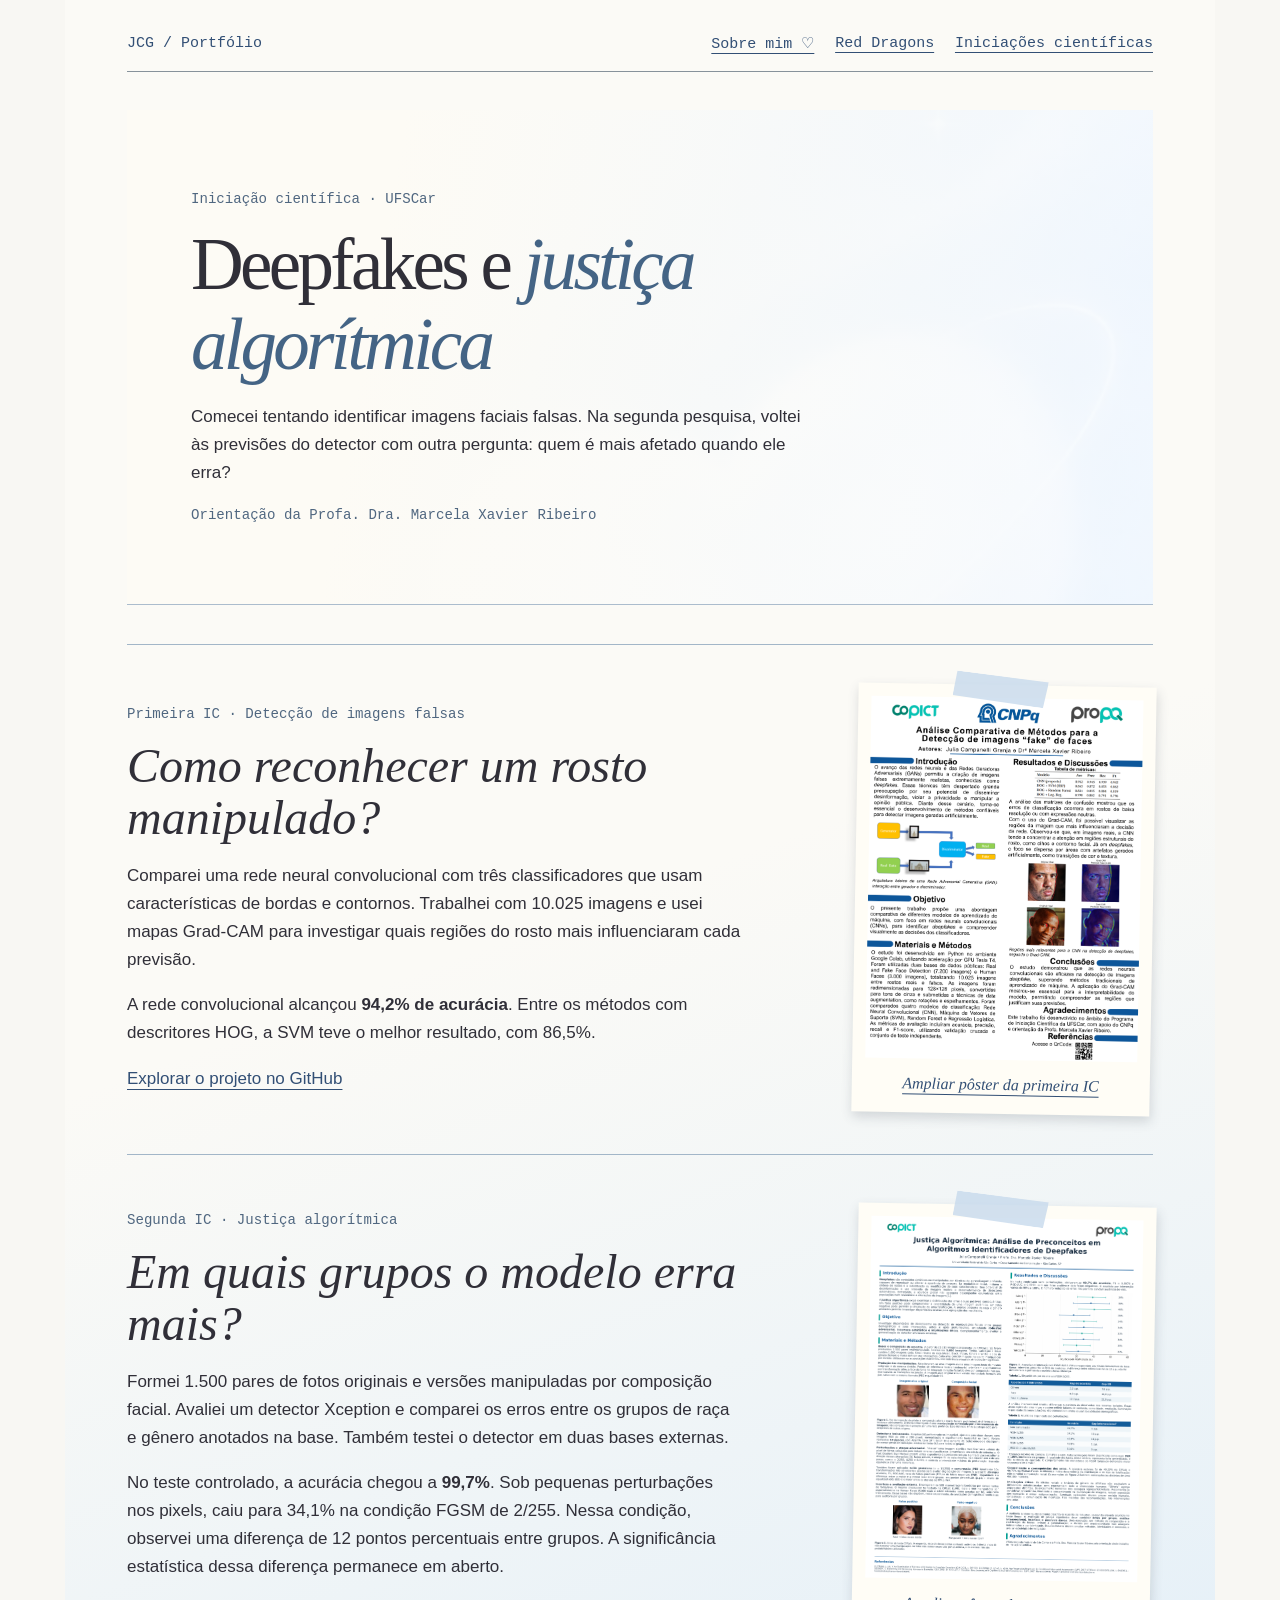
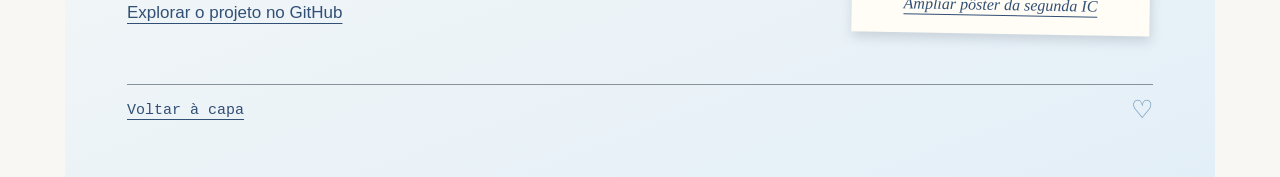
<file: pesquisas.html>
<!doctype html><html lang="pt-BR"><head><meta charset="utf-8"><meta name="viewport" content="width=device-width,initial-scale=1"><link rel="stylesheet" href="estilo.css"><title>Iniciações científicas · Julia Campanelli Granja</title></head><body><main class="pagina projeto"><header><a href="index.html">JCG / Portfólio</a><nav class="links" aria-label="Navegação principal"><a href="sobre.html">Sobre mim ♡</a><a href="red-dragons.html">Red Dragons</a><a href="pesquisas.html">Iniciações científicas</a></nav></header><section class="abertura"><p class="local">Iniciação científica · UFSCar</p><h1>Deepfakes e <em>justiça algorítmica</em></h1><p>Comecei tentando identificar imagens faciais falsas. Na segunda pesquisa, voltei às previsões do detector com outra pergunta: quem é mais afetado quando ele erra?</p><p class="local">Orientação da Profa. Dra. Marcela Xavier Ribeiro</p></section>
<section class="estudo" id="deteccao"><article><p class="local">Primeira IC · Detecção de imagens falsas</p><h2>Como reconhecer um rosto manipulado?</h2><p>Comparei uma rede neural convolucional com três classificadores que usam características de bordas e contornos. Trabalhei com 10.025 imagens e usei mapas Grad-CAM para investigar quais regiões do rosto mais influenciaram cada previsão.</p><p>A rede convolucional alcançou <strong>94,2% de acurácia</strong>. Entre os métodos com descritores HOG, a SVM teve o melhor resultado, com 86,5%.</p><p><a href="https://github.com/jalienista/deteccao-deepfakes">Explorar o projeto no GitHub</a></p></article><figure><a href="poster-deteccao.png"><img src="poster-deteccao.png" alt="Pôster da primeira IC com comparação dos modelos e mapas Grad-CAM"></a><figcaption><a href="poster-deteccao.png">Ampliar pôster da primeira IC</a></figcaption></figure></section>
<section class="estudo" id="justica"><article><p class="local">Segunda IC · Justiça algorítmica</p><h2>Em quais grupos o modelo erra mais?</h2><p>Formei 1.500 pares de fotos originais e versões manipuladas por composição facial. Avaliei um detector Xception e comparei os erros entre os grupos de raça e gênero anotados na base. Também testei o detector em duas bases externas.</p><p>No teste controlado, a acurácia chegou a <strong>99,7%</strong>. Sob pequenas perturbações nos pixels, caiu para 34,1% na condição FGSM de 2/255. Nessa condição, observei uma diferença de 12 pontos percentuais entre grupos. A significância estatística dessa diferença permanece em aberto.</p><p><a href="https://github.com/jalienista/justica-algoritmica-deepfakes">Explorar o projeto no GitHub</a></p></article><figure><a href="poster-justica.png"><img loading="lazy" src="poster-justica.png" alt="Pôster da segunda IC com resultados por grupo e avaliação externa"></a><figcaption><a href="poster-justica.png">Ampliar pôster da segunda IC</a></figcaption></figure></section><footer><a href="index.html">Voltar à capa</a><span aria-hidden="true">♡</span></footer></main></body></html>
</file>
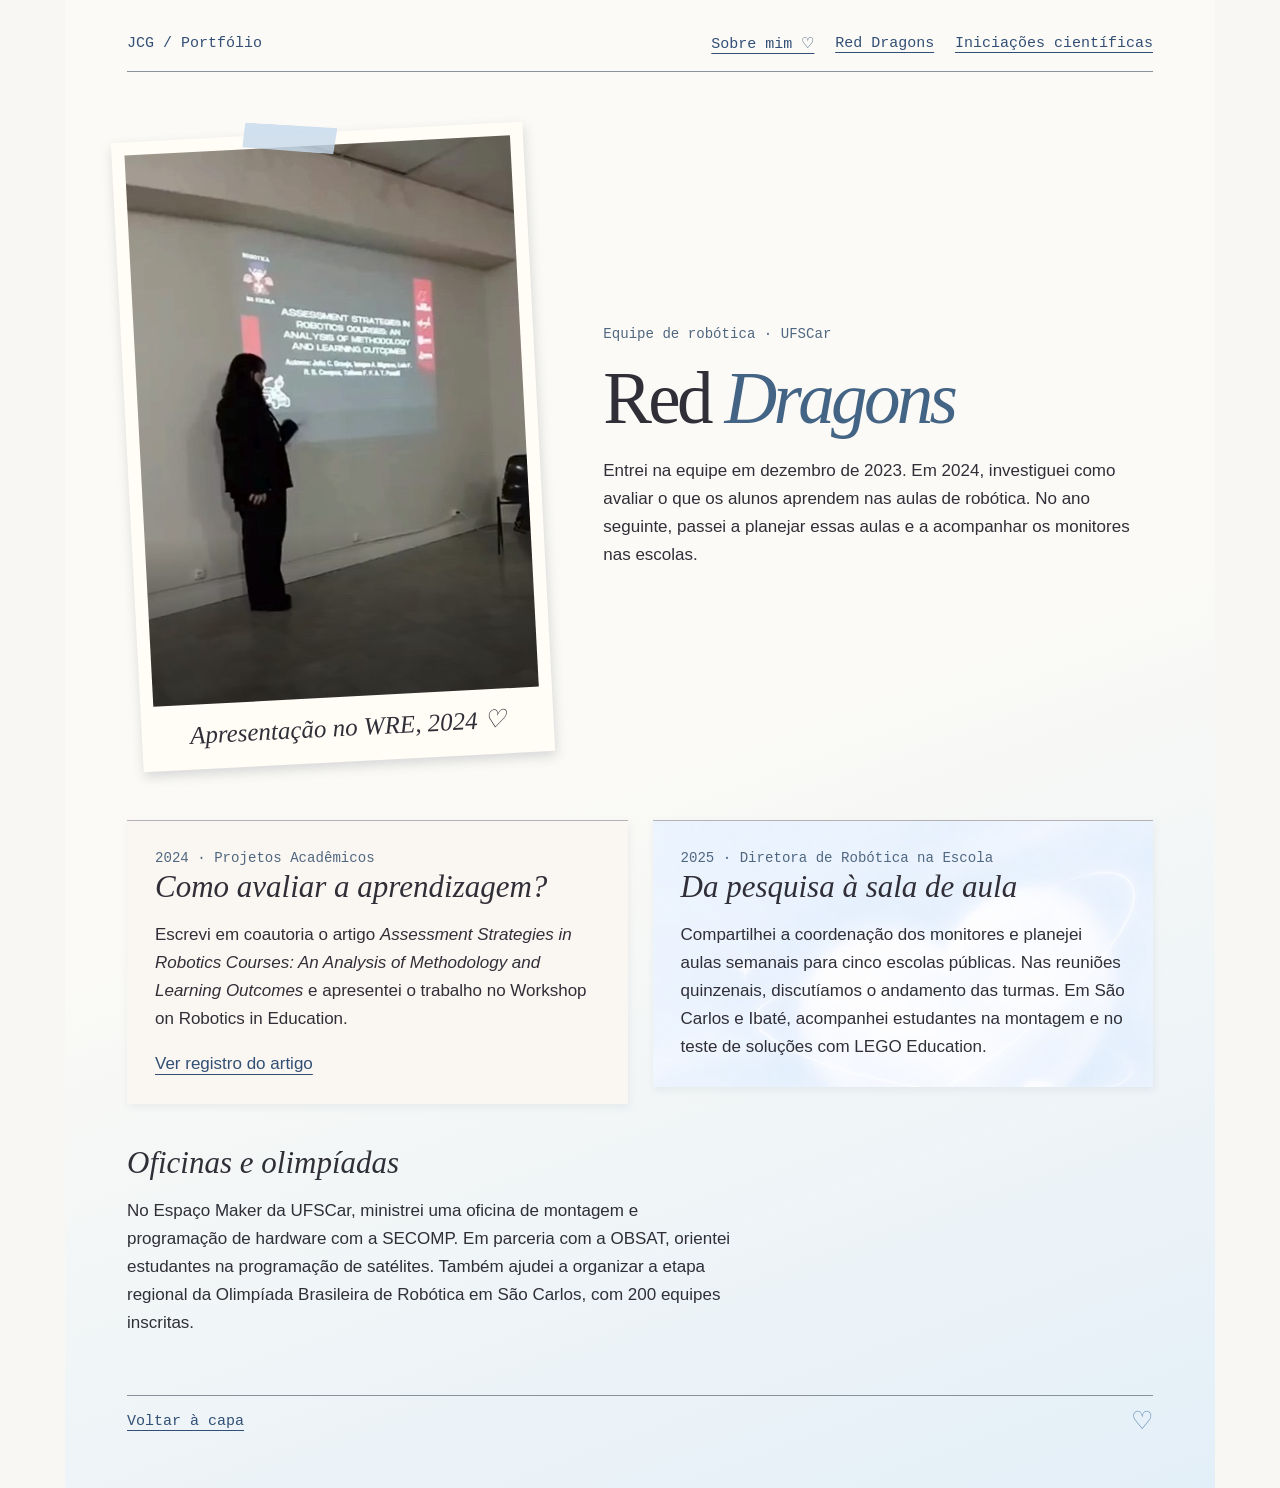
<file: red-dragons.html>
<!doctype html><html lang="pt-BR"><head><meta charset="utf-8"><meta name="viewport" content="width=device-width,initial-scale=1"><link rel="stylesheet" href="estilo.css"><title>Red Dragons · Julia Campanelli Granja</title></head><body><main class="pagina projeto"><header><a href="index.html">JCG / Portfólio</a><nav class="links" aria-label="Navegação principal"><a href="sobre.html">Sobre mim ♡</a><a href="red-dragons.html">Red Dragons</a><a href="pesquisas.html">Iniciações científicas</a></nav></header><section class="mesa"><figure><img src="wre-2024.jpg" alt="Julia apresentando o artigo sobre avaliação da aprendizagem em robótica"><figcaption>Apresentação no WRE, 2024 ♡</figcaption></figure><article><p class="local">Equipe de robótica · UFSCar</p><h1>Red <em>Dragons</em></h1><p>Entrei na equipe em dezembro de 2023. Em 2024, investiguei como avaliar o que os alunos aprendem nas aulas de robótica. No ano seguinte, passei a planejar essas aulas e a acompanhar os monitores nas escolas.</p></article></section>
<section class="notas"><div><p class="local">2024 · Projetos Acadêmicos</p><h2>Como avaliar a aprendizagem?</h2><p>Escrevi em coautoria o artigo <i>Assessment Strategies in Robotics Courses: An Analysis of Methodology and Learning Outcomes</i> e apresentei o trabalho no Workshop on Robotics in Education.</p><p><a href="https://dblp.org/rec/conf/sbr/GranjaMCP24">Ver registro do artigo</a></p></div><div><p class="local">2025 · Diretora de Robótica na Escola</p><h2>Da pesquisa à sala de aula</h2><p>Compartilhei a coordenação dos monitores e planejei aulas semanais para cinco escolas públicas. Nas reuniões quinzenais, discutíamos o andamento das turmas. Em São Carlos e Ibaté, acompanhei estudantes na montagem e no teste de soluções com LEGO Education.</p></div></section>
<section class="recorte"><h2>Oficinas e olimpíadas</h2><p>No Espaço Maker da UFSCar, ministrei uma oficina de montagem e programação de hardware com a SECOMP. Em parceria com a OBSAT, orientei estudantes na programação de satélites. Também ajudei a organizar a etapa regional da Olimpíada Brasileira de Robótica em São Carlos, com 200 equipes inscritas.</p></section><footer><a href="index.html">Voltar à capa</a><span aria-hidden="true">♡</span></footer></main></body></html>
</file>
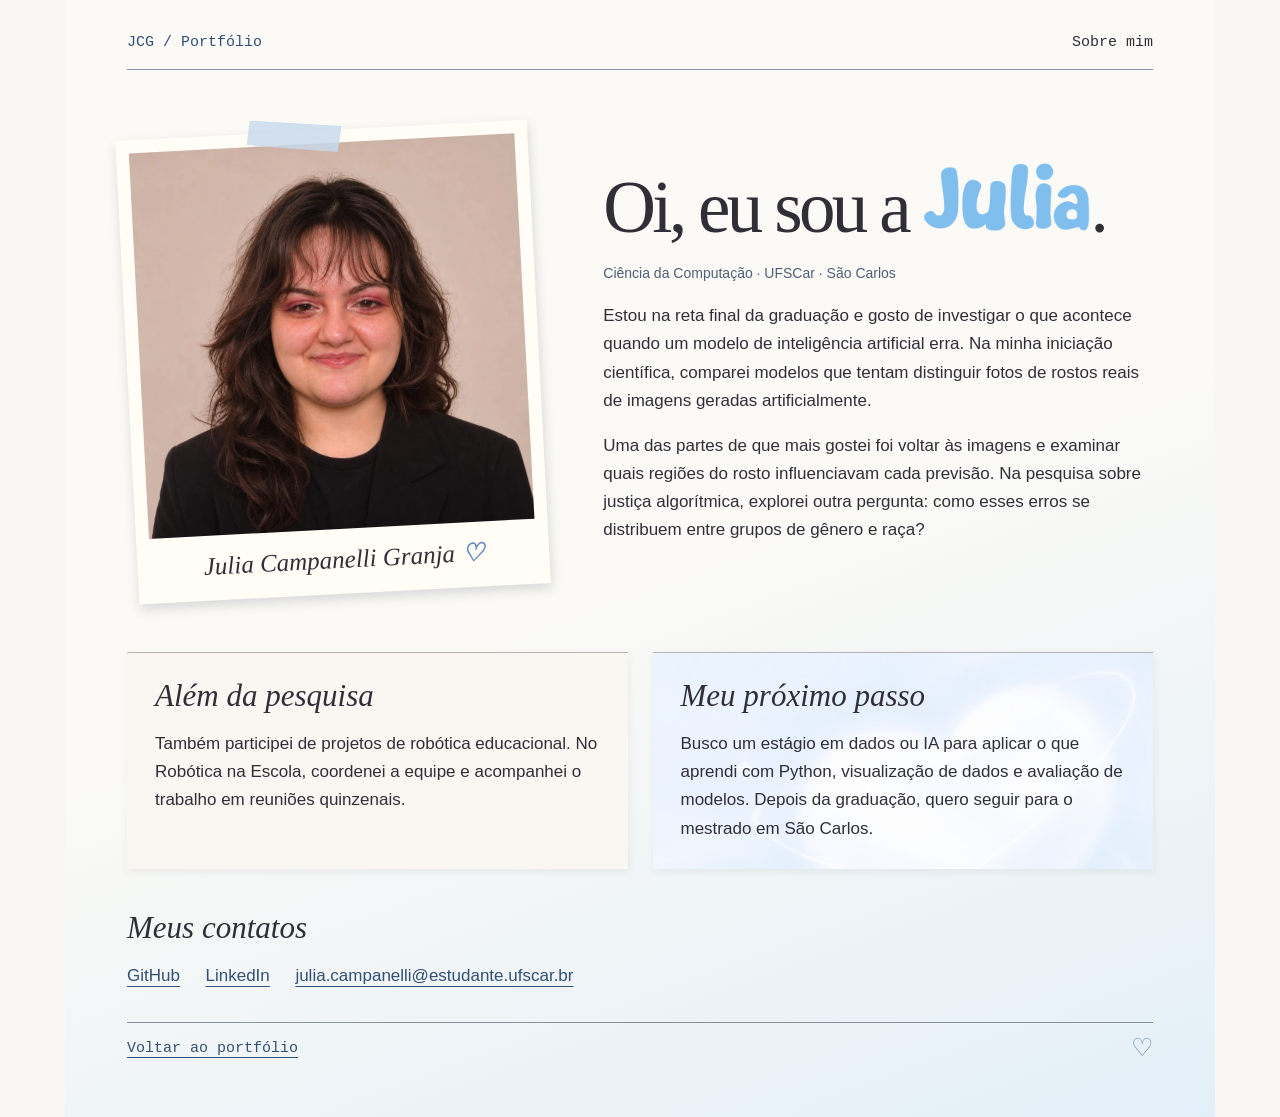
<file: sobre.html>
<!doctype html><html lang="pt-BR"><meta charset="utf-8"><meta name="viewport" content="width=device-width,initial-scale=1"><link rel="stylesheet" href="estilo.css"><title>Sobre mim · Julia Campanelli Granja</title>
<main class="pagina"><header><a href="index.html">JCG / Portfólio</a><span>Sobre mim</span></header>
<section class="mesa"><figure><img src="julia.webp" alt="Retrato de Julia Campanelli Granja"><figcaption>Julia Campanelli Granja <b aria-hidden="true">♡</b></figcaption></figure>
<article><h1>Oi, eu sou a <img class="assinatura" src="julia-letras.png" alt="Julia">.</h1><p class="local">Ciência da Computação · UFSCar · São Carlos</p><p>Estou na reta final da graduação e gosto de investigar o que acontece quando um modelo de inteligência artificial erra. Na minha iniciação científica, comparei modelos que tentam distinguir fotos de rostos reais de imagens geradas artificialmente.</p><p>Uma das partes de que mais gostei foi voltar às imagens e examinar quais regiões do rosto influenciavam cada previsão. Na pesquisa sobre justiça algorítmica, explorei outra pergunta: como esses erros se distribuem entre grupos de gênero e raça?</p></article></section>
<section class="notas"><div><h2>Além da pesquisa</h2><p>Também participei de projetos de robótica educacional. No Robótica na Escola, coordenei a equipe e acompanhei o trabalho em reuniões quinzenais.</p></div><div><h2>Meu próximo passo</h2><p>Busco um estágio em dados ou IA para aplicar o que aprendi com Python, visualização de dados e avaliação de modelos. Depois da graduação, quero seguir para o mestrado em São Carlos.</p></div></section>
<section class="contatos" aria-labelledby="contatos"><h2 id="contatos">Meus contatos</h2><ul><li><a href="https://github.com/jalienista">GitHub</a></li><li><a href="https://www.linkedin.com/in/julia-cam/">LinkedIn</a></li><li><a href="mailto:julia.campanelli@estudante.ufscar.br">julia.campanelli@estudante.ufscar.br</a></li></ul></section>
<footer><a href="index.html">Voltar ao portfólio</a><span aria-hidden="true">♡</span></footer></main></html>
</file>
<file: estilo.css>
*{box-sizing:border-box}body{margin:0;color:#302f38;background:#f8f7f3;font:17px/1.65 "DM Sans",Arial,sans-serif}a{color:#324f75;text-underline-offset:5px}a:focus-visible{outline:3px solid #4068a5;outline-offset:3px}.capa{max-width:1000px;margin:auto}.capa svg{width:100%;height:auto;display:block}.capa nav{text-align:right;padding:10px 5%;font-size:15px}.capa svg a:hover text,.capa svg a:focus text{fill:#426a9b;text-decoration:underline}.pagina{max-width:1150px;margin:auto;padding:24px clamp(20px,5vw,62px) 36px;background:linear-gradient(160deg,#fbfaf6 50%,#e3eff8)}header,footer{display:flex;align-items:center;justify-content:space-between;border-bottom:1px solid #87929b;padding:10px 0 18px;font:15px "IBM Plex Mono",monospace}header a{text-decoration:none}.mesa{display:grid;grid-template-columns:.9fr 1.2fr;gap:clamp(28px,5vw,76px);align-items:center;padding:60px 0 40px}figure{margin:0;padding:13px 13px 0;background:#fffdf6;box-shadow:1px 5px 12px #38445730;position:relative;transform:rotate(-3deg)}figure:before{content:"";position:absolute;z-index:1;width:94px;height:27px;top:-9px;left:32%;background:#c8dbedcf;transform:rotate(6deg);clip-path:polygon(2% 0,100% 3%,97% 100%,0 92%)}figure img{display:block;width:100%;height:auto}figcaption{font:italic clamp(18px,2vw,25px) Georgia,serif;padding:16px 0 20px;text-align:center}figcaption b,footer span{color:#6c91b8}h1,h2{font-family:"Instrument Serif",Georgia,serif;font-weight:400;line-height:1.1;margin:0}h1{font-size:clamp(42px,5.7vw,76px);letter-spacing:-.05em}h1 em{color:#446485}.local{font-size:14px;color:#4e6074}.notas{display:grid;grid-template-columns:1fr 1fr;gap:25px;margin:18px 0 42px}.notas div{padding:26px 28px;background:#faf6f1;border-top:1px solid #b4b1b7;box-shadow:1px 3px 8px #34475813}.notas div+div{background:linear-gradient(#ffffffa8,#ffffffa8),url(coracoes.webp) center 64%/cover}.notas p{margin-bottom:0}h2{font-style:italic;font-size:31px}footer{border-top:1px solid #87929b;border-bottom:0}footer span{font-size:25px}@media(max-width:720px){.mesa,.notas{grid-template-columns:1fr}.mesa{padding:40px 0 5px;gap:32px}figure{max-width:270px;width:85%;margin:auto}.notas{gap:16px}.pagina{padding-top:12px}}.arte{position:relative}.arte img{width:100%;height:auto;display:block}.nome{position:absolute;top:13.6%;left:5%;width:46%;height:12%;border-radius:5px}.nome:hover{outline:1px dashed #7b9cba}.assinatura{width:2.3em;height:auto;vertical-align:baseline}
.links{display:flex;justify-content:flex-end;align-items:center;flex-wrap:wrap;gap:.5rem 1.3rem}
.hit{fill:transparent;stroke:transparent}.capa svg a:hover .hit,.capa svg a:focus .hit{stroke:#51759a;stroke-width:3;stroke-dasharray:8 6}
.projeto .local{font: .88rem/1.6 monospace;color:#506780}.projeto header{gap:1rem;flex-wrap:wrap}.projeto .links a{text-decoration:underline}.projeto article p,.recorte p,.abertura p{max-width:65ch}.recorte{padding:0 0 2.5rem}.abertura{margin:2.4rem 0;padding:clamp(1.4rem,5vw,4rem);background:linear-gradient(100deg,#fdfbf5 25%,#f7fbffde),url(coracoes.webp) center/cover;border-bottom:1px solid #abbccd}.abertura h1{max-width:16ch}.estudo{display:grid;grid-template-columns:1fr minmax(170px,29%);gap:clamp(1.5rem,5vw,4rem);align-items:center;padding:2.5rem 0;border-top:1px solid #a2b6c8;scroll-margin:1.2rem}.estudo figure{transform:rotate(1deg)}.estudo figcaption{font-size:1rem}.estudo h2{font-size:clamp(1.9rem,4vw,3rem)}.projeto .notas{align-items:start}.projeto .notas .local{margin-top:0}@media(max-width:650px){.estudo{grid-template-columns:1fr}.projeto .links,.capa .links{justify-content:flex-start;gap:.5rem 1rem}.capa .links a{padding:.35rem 0}.estudo figure{width:85%}.abertura{margin:1.5rem 0}.projeto .mesa figure{max-width:230px}}

.contatos{margin:0 0 2rem}.contatos ul{display:flex;flex-wrap:wrap;gap:.5rem 1.6rem;padding:0;list-style:none}.contatos a{overflow-wrap:anywhere}
</file>
